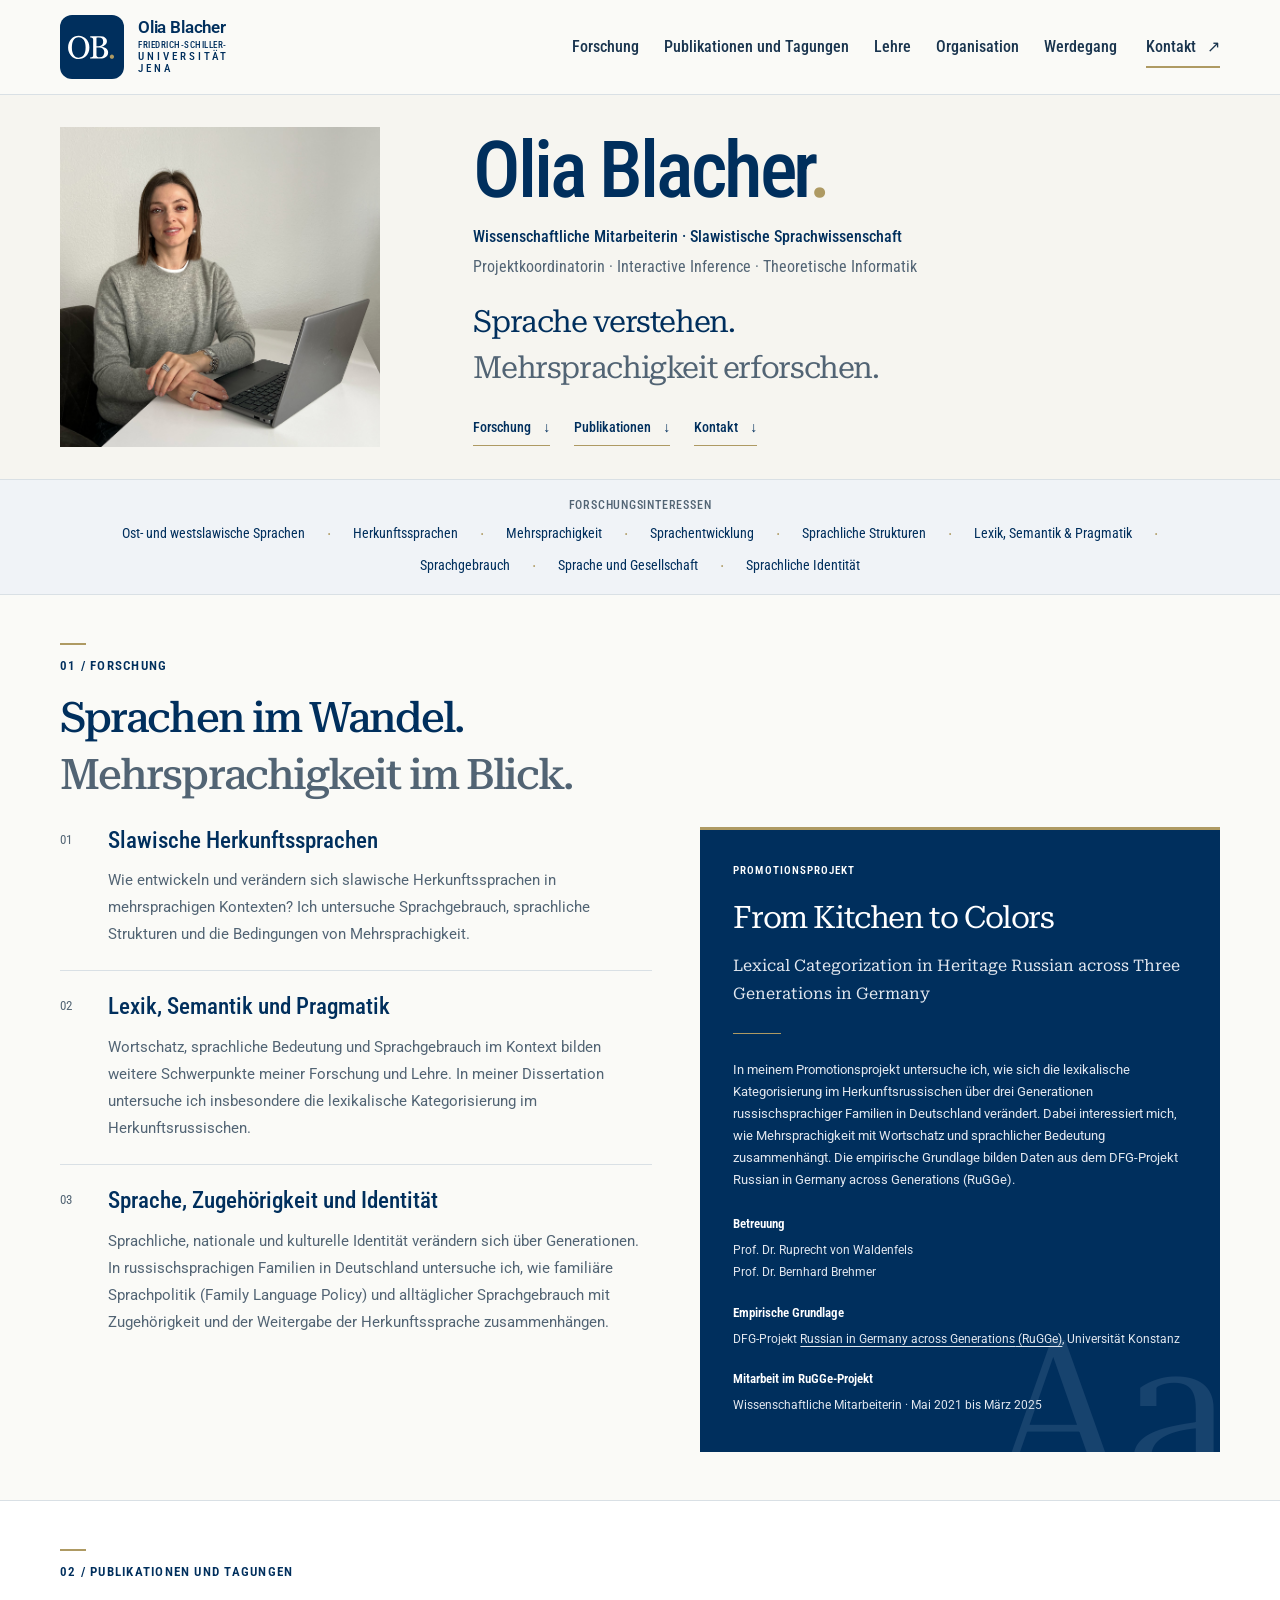
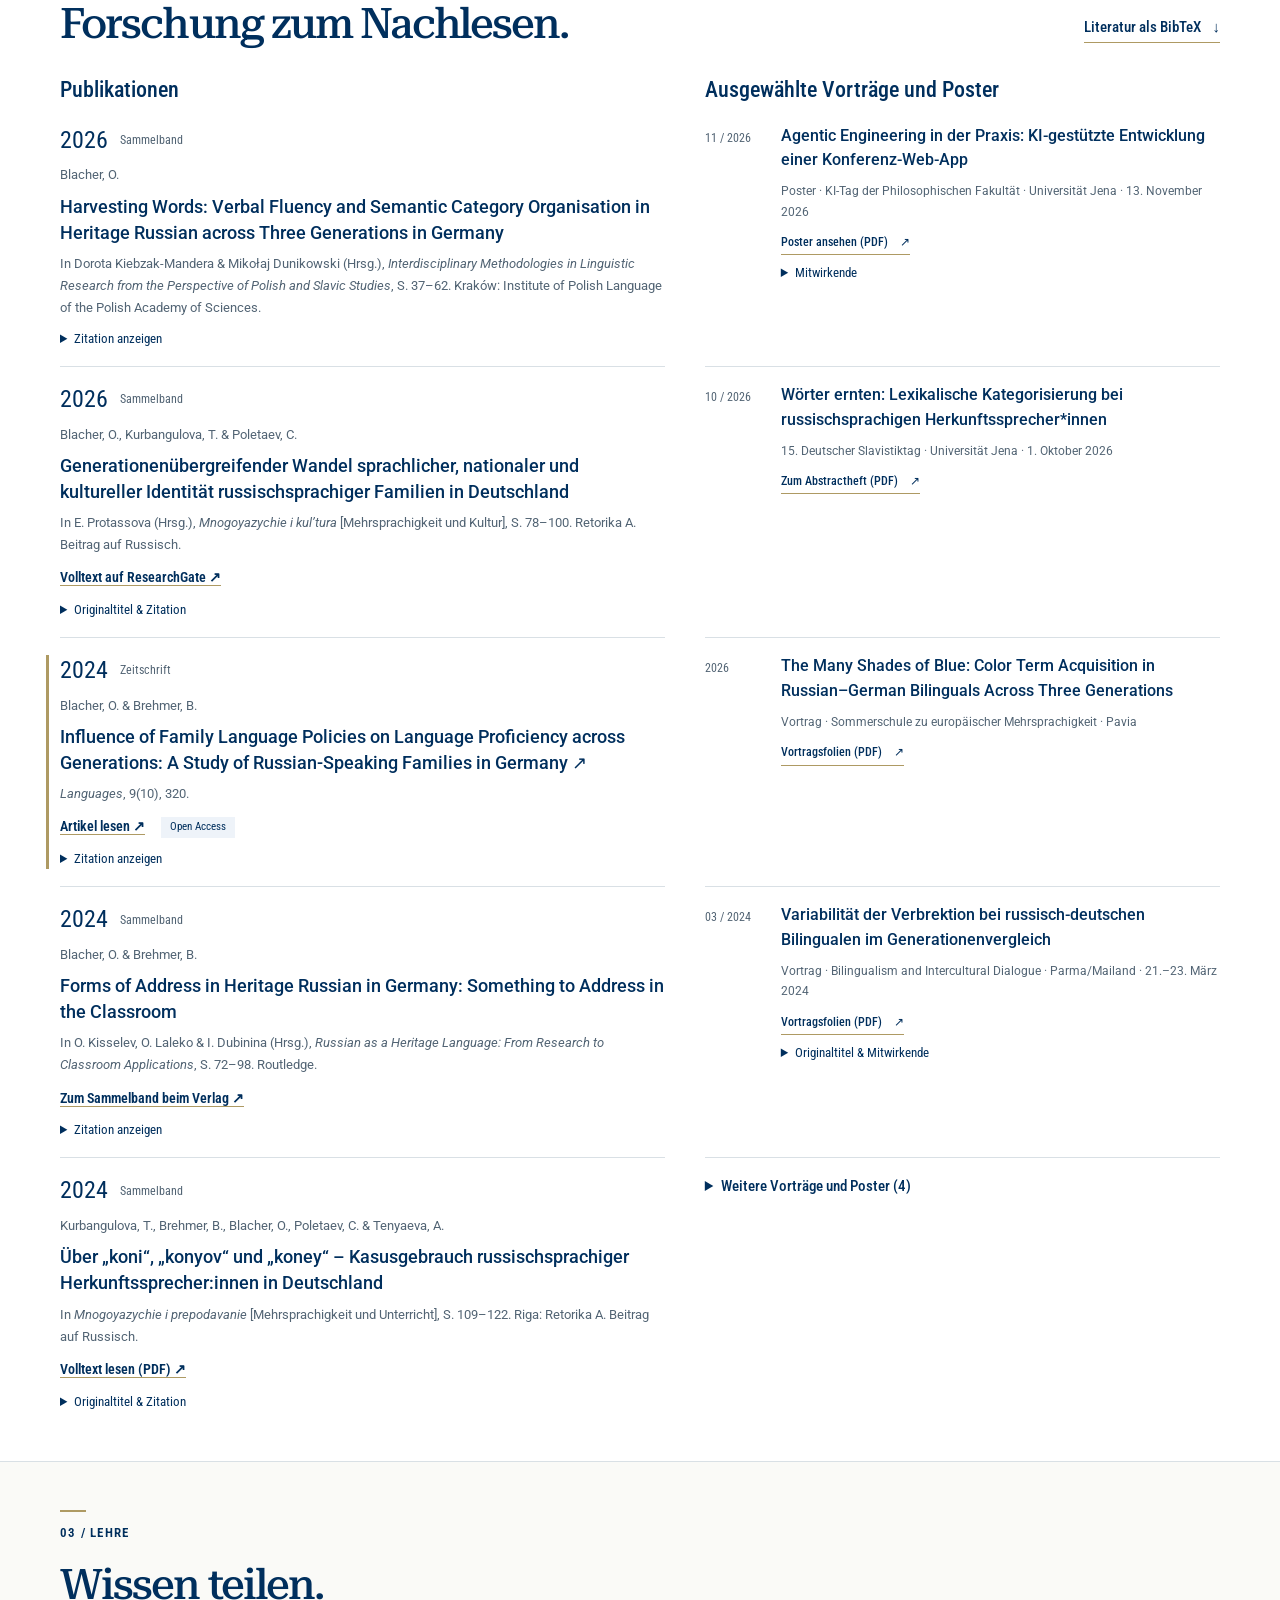
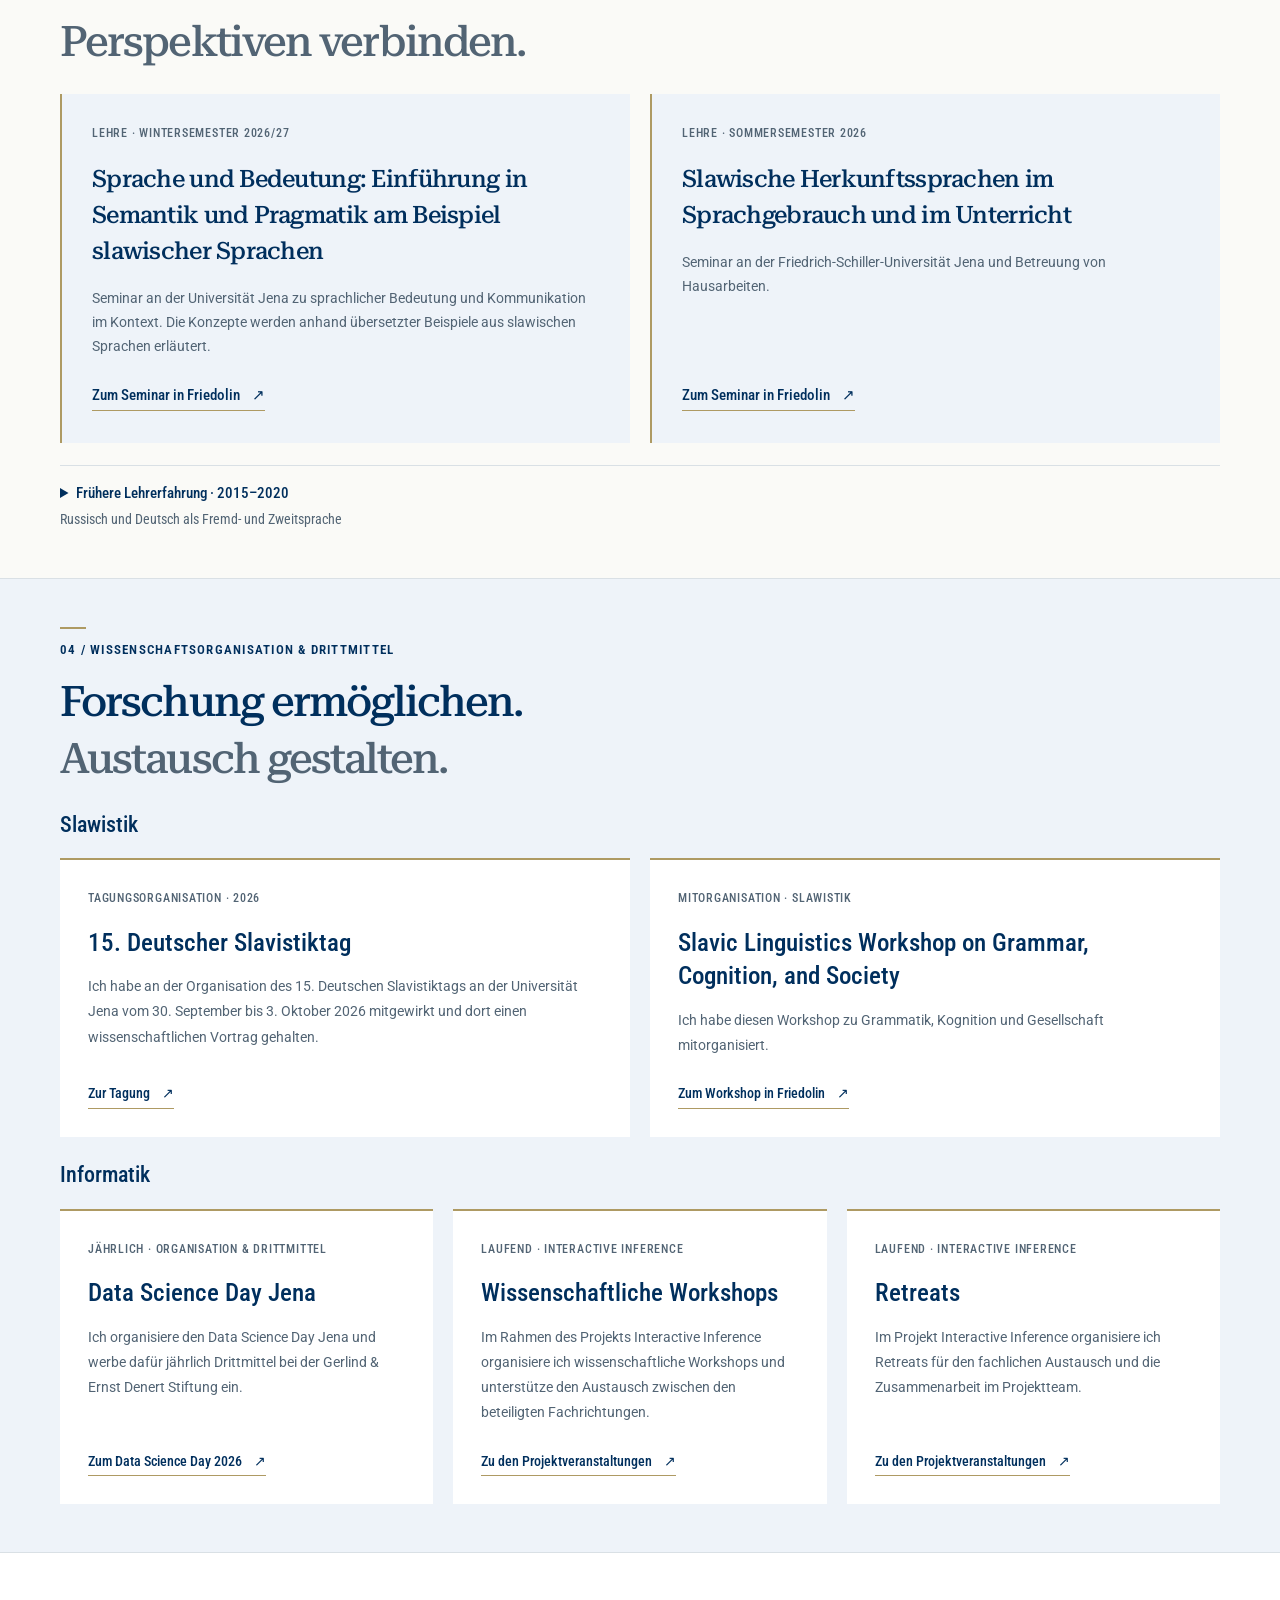
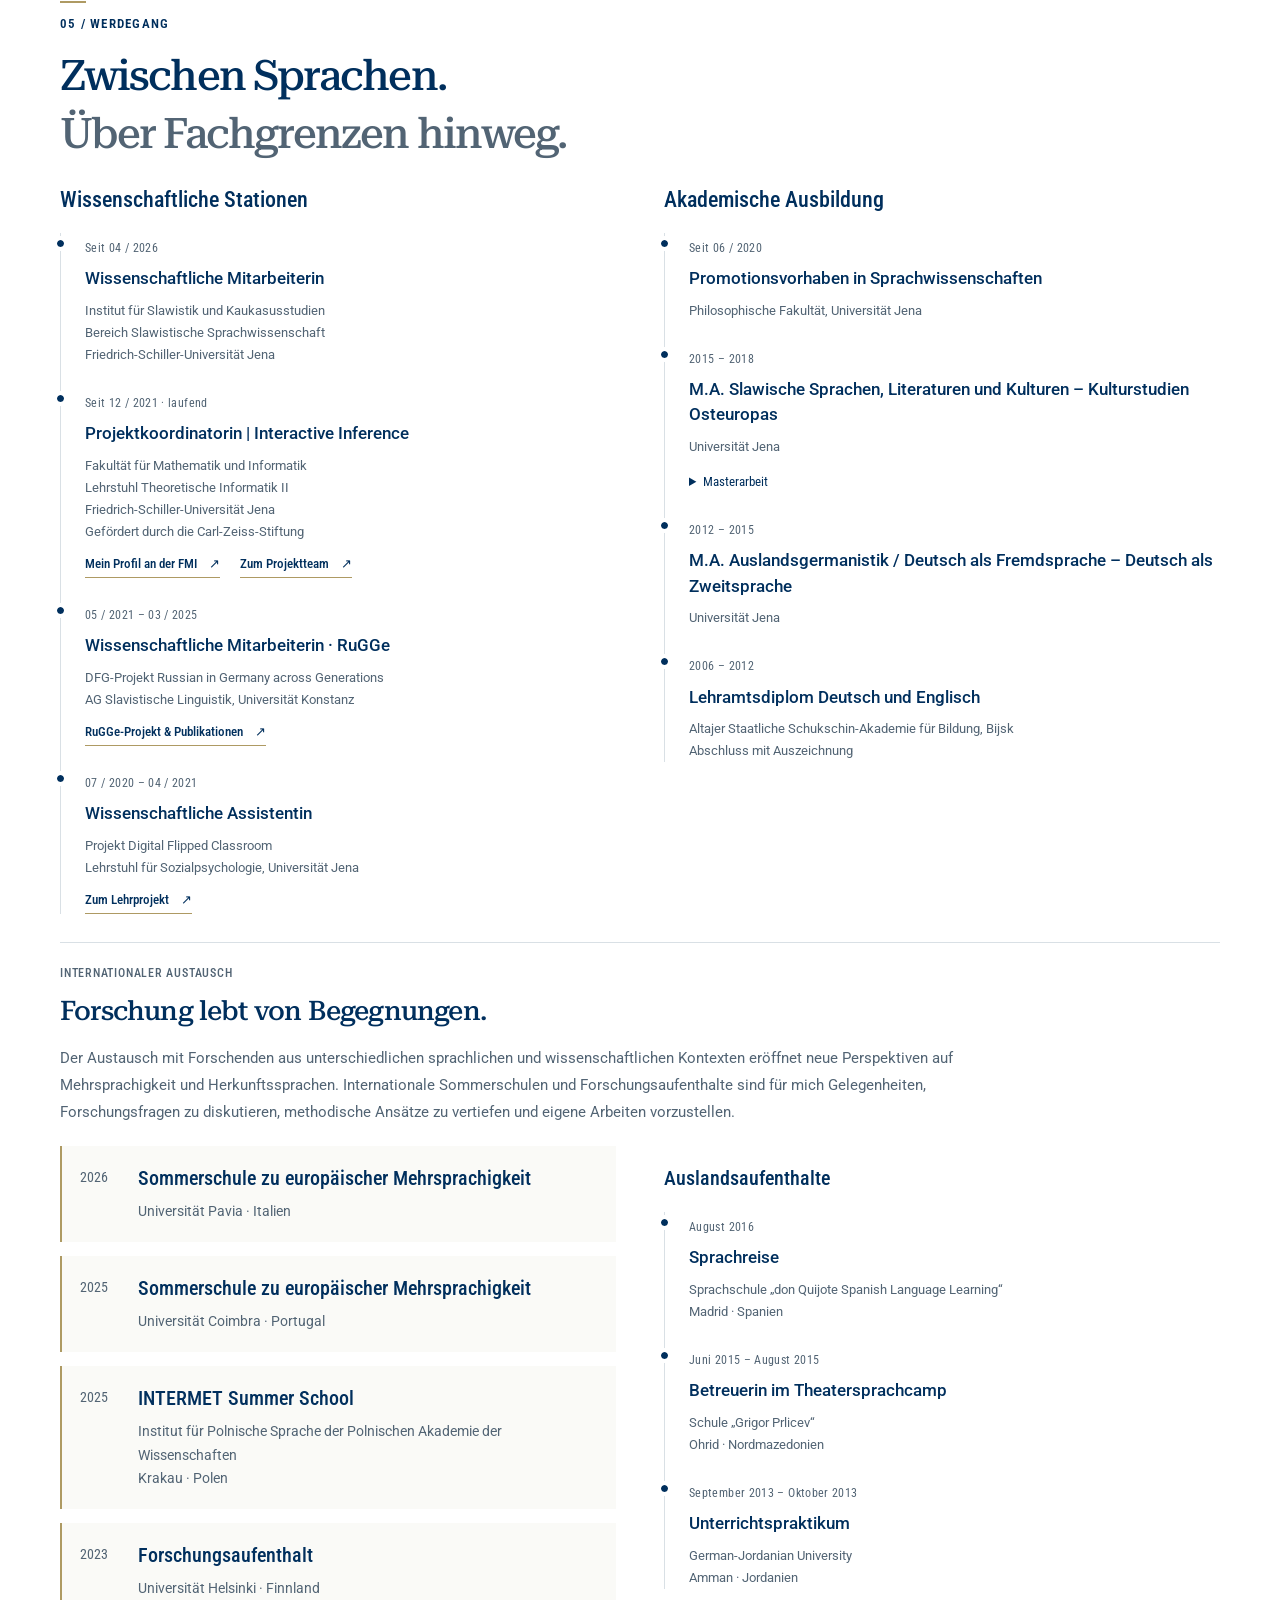
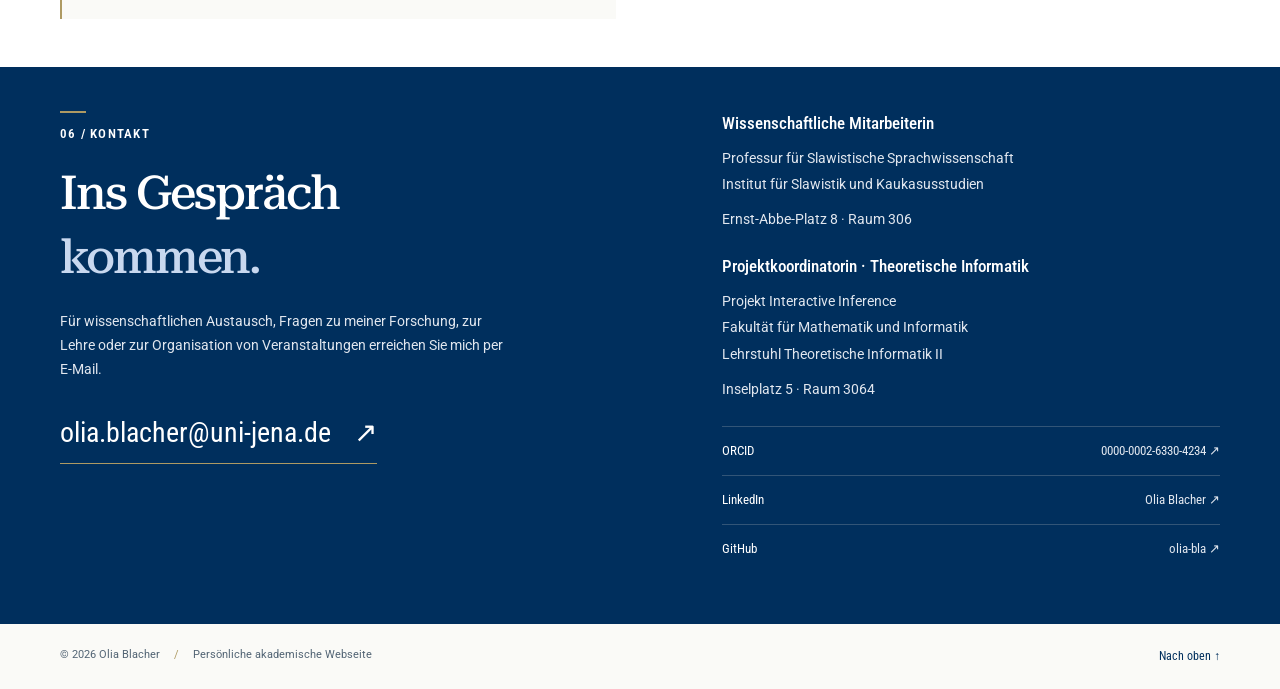
<file: index.html>
<!doctype html>
<html lang="de">
<head>
  <meta charset="utf-8">
  <meta name="viewport" content="width=device-width, initial-scale=1">
  <meta name="theme-color" content="#002f5d">
  <meta name="author" content="Olia Blacher">
  <meta name="application-name" content="Olia Blacher">
  <meta name="apple-mobile-web-app-title" content="Olia Blacher">
  <title>Olia Blacher | Slawistische Sprachwissenschaft</title>
  <meta name="description" content="Olia Blacher: wissenschaftliche Mitarbeiterin in der Slawistischen Sprachwissenschaft und Projektkoordinatorin für Interactive Inference am Lehrstuhl Theoretische Informatik II, Universität Jena.">
  <link rel="canonical" href="https://olia-bla.github.io/olia-blacher/">
  <meta property="og:type" content="website">
  <meta property="og:locale" content="de_DE">
  <meta property="og:url" content="https://olia-bla.github.io/olia-blacher/">
  <meta property="og:site_name" content="Olia Blacher">
  <meta property="og:title" content="Olia Blacher | Slawistische Sprachwissenschaft">
  <meta property="og:description" content="Forschung zu slawischen Herkunftssprachen und Mehrsprachigkeit. Wissenschaftliche Mitarbeiterin in der Slawistischen Sprachwissenschaft und Projektkoordinatorin für Interactive Inference an der Universität Jena.">
  <meta property="og:image" content="https://olia-bla.github.io/olia-blacher/assets/olia-blacher.jpg?v=a279de4ef560">
  <meta property="og:image:alt" content="Porträt von Olia Blacher">
  <meta property="og:image:width" content="2737">
  <meta property="og:image:height" content="2737">
  <link rel="icon" href="assets/favicon.svg?v=ob-2" type="image/svg+xml" sizes="any">
  <link rel="icon" href="assets/icon-ob-192.png?v=ob-2" type="image/png" sizes="192x192">
  <link rel="apple-touch-icon" href="assets/apple-touch-icon-ob.png?v=ob-2" sizes="180x180">
  <link rel="manifest" href="site.webmanifest?v=ob-2">
  <link rel="preconnect" href="https://fonts.googleapis.com">
  <link rel="preconnect" href="https://fonts.gstatic.com" crossorigin>
  <link href="https://fonts.googleapis.com/css2?family=Roboto:wght@400;500;600;700&amp;family=Roboto+Condensed:wght@400;500;600;700&amp;family=Roboto+Serif:opsz,wght@8..144,400;8..144,500&amp;display=swap" rel="stylesheet">
  <link rel="stylesheet" href="assets/style.css?v=fe4500c882df">
  <script type="application/ld+json">
  {
    "@context": "https://schema.org",
    "@type": "ProfilePage",
    "url": "https://olia-bla.github.io/olia-blacher/",
    "name": "Olia Blacher | Slawistische Sprachwissenschaft",
    "inLanguage": "de",
    "mainEntity": {
      "@type": "Person",
      "@id": "https://olia-bla.github.io/olia-blacher/#olia-blacher",
      "name": "Olia Blacher",
      "url": "https://olia-bla.github.io/olia-blacher/",
      "image": "https://olia-bla.github.io/olia-blacher/assets/olia-blacher.jpg?v=a279de4ef560",
      "jobTitle": ["Wissenschaftliche Mitarbeiterin in der Slawistischen Sprachwissenschaft", "Projektkoordinatorin für Interactive Inference am Lehrstuhl Theoretische Informatik II"],
      "description": "Forschung zu slawischen Herkunftssprachen und Mehrsprachigkeit sowie Projektkoordination bei Interactive Inference an der Universität Jena.",
      "worksFor": {
        "@type": "CollegeOrUniversity",
        "name": "Friedrich-Schiller-Universität Jena",
        "url": "https://www.uni-jena.de/"
      },
      "sameAs": [
        "https://orcid.org/0000-0002-6330-4234",
        "https://www.linkedin.com/in/olia-blacher-71b7a9239",
        "https://github.com/olia-bla"
      ]
    }
  }
  </script>
  <script src="assets/main.js?v=7ae062cb1254" defer></script>
</head>
<body>
  <a class="skip-link" href="#inhalt">Zum Inhalt springen</a>
  <header class="site-header">
    <div class="container header-inner">
      <a class="wordmark" href="#start" aria-label="Olia Blacher · Friedrich-Schiller-Universität Jena – Startseite">
        <span class="monogram" aria-hidden="true"><img src="assets/favicon.svg?v=ob-2" alt="" width="64" height="64"></span>
        <svg class="wordmark-text" xmlns="http://www.w3.org/2000/svg" viewBox="0 0 90 64" width="90" height="64" aria-hidden="true" focusable="false">
          <text class="wordmark-name" x="1" y="18" textLength="88" lengthAdjust="spacing">Olia Blacher</text>
          <text class="wordmark-caption wordmark-prefix" x="1" y="33" textLength="88" lengthAdjust="spacing">FRIEDRICH-SCHILLER-</text>
          <text class="wordmark-caption wordmark-university" x="1" y="45" textLength="88" lengthAdjust="spacing">UNIVERSITÄT</text>
          <text class="wordmark-caption wordmark-city" x="1" y="57">JENA</text>
        </svg>
      </a>
      <button class="menu-toggle" aria-expanded="false" aria-controls="navigation" hidden>
        <span>Menü</span><span class="menu-lines" aria-hidden="true"></span>
      </button>
      <nav id="navigation" aria-label="Hauptnavigation">
        <a href="#forschung">Forschung</a>
        <a href="#publikationen">Publikationen und Tagungen</a>
        <a href="#lehre">Lehre</a>
        <a href="#organisation">Organisation</a>
        <a href="#werdegang">Werdegang</a>
        <a class="nav-contact" href="#kontakt">Kontakt <span aria-hidden="true">↗</span></a>
      </nav>
    </div>
  </header>

  <main id="inhalt">
    <section class="hero-section" id="start" aria-labelledby="hero-heading">
      <div class="hero container">
        <figure class="profile-figure">
          <img class="profile-photo" src="assets/olia-blacher.jpg?v=a279de4ef560" alt="Porträt von Olia Blacher" width="2737" height="2737" decoding="async" fetchpriority="high">
        </figure>
        <div class="hero-copy">
          <h1 id="hero-heading">Olia Blacher<span class="name-dot" aria-hidden="true">.</span></h1>
          <p class="hero-role">Wissenschaftliche Mitarbeiterin · Slawistische Sprachwissenschaft</p>
          <p class="hero-coordination">Projektkoordinatorin · <span lang="en">Interactive Inference</span> · Theoretische Informatik</p>
          <p class="hero-title">Sprache verstehen.<br><span>Mehrsprachigkeit erforschen.</span></p>
          <div class="hero-links" role="group" aria-label="Direkteinstieg">
            <a class="text-link" href="#forschung">Forschung <span aria-hidden="true">↓</span></a>
            <a class="text-link" href="#publikationen">Publikationen <span aria-hidden="true">↓</span></a>
            <a class="text-link" href="#kontakt">Kontakt <span aria-hidden="true">↓</span></a>
          </div>
        </div>
      </div>
    </section>

    <section class="topic-band" aria-labelledby="research-interests-heading">
      <div class="container">
        <h2 class="topic-band-label" id="research-interests-heading">Forschungsinteressen</h2>
        <span class="topic-keyword">Ost- und westslawische Sprachen<span class="topic-separator" aria-hidden="true">·</span></span>
        <span class="topic-keyword">Herkunftssprachen<span class="topic-separator" aria-hidden="true">·</span></span>
        <span class="topic-keyword">Mehrsprachigkeit<span class="topic-separator" aria-hidden="true">·</span></span>
        <span class="topic-keyword">Sprachentwicklung<span class="topic-separator" aria-hidden="true">·</span></span>
        <span class="topic-keyword">Sprachliche Strukturen<span class="topic-separator" aria-hidden="true">·</span></span>
        <span class="topic-keyword">Lexik, Semantik &amp; Pragmatik<span class="topic-separator" aria-hidden="true">·</span></span>
        <span class="topic-keyword">Sprachgebrauch<span class="topic-separator" aria-hidden="true">·</span></span>
        <span class="topic-keyword">Sprache und Gesellschaft<span class="topic-separator" aria-hidden="true">·</span></span>
        <span class="topic-keyword">Sprachliche Identität</span>
      </div>
    </section>

    <section class="section container" id="forschung" aria-labelledby="research-heading">
      <div class="section-heading"><p class="eyebrow">01 / Forschung</p><h2 id="research-heading">Sprachen im Wandel.<br><em>Mehrsprachigkeit im Blick.</em></h2></div>
      <div class="research-grid">
        <div class="research-topics">
          <article class="research-topic"><span class="topic-number" aria-hidden="true">01</span><div><h3>Slawische Herkunftssprachen</h3><p>Wie entwickeln und verändern sich slawische Herkunftssprachen in mehrsprachigen Kontexten? Ich untersuche Sprachgebrauch, sprachliche Strukturen und die Bedingungen von Mehrsprachigkeit.</p></div></article>
          <article class="research-topic"><span class="topic-number" aria-hidden="true">02</span><div><h3>Lexik, Semantik und Pragmatik</h3><p>Wortschatz, sprachliche Bedeutung und Sprachgebrauch im Kontext bilden weitere Schwerpunkte meiner Forschung und Lehre. In meiner Dissertation untersuche ich insbesondere die lexikalische Kategorisierung im Herkunftsrussischen.</p></div></article>
          <article class="research-topic"><span class="topic-number" aria-hidden="true">03</span><div><h3>Sprache, Zugehörigkeit und Identität</h3><p>Sprachliche, nationale und kulturelle Identität verändern sich über Generationen. In russischsprachigen Familien in Deutschland untersuche ich, wie familiäre Sprachpolitik (<span lang="en">Family Language Policy</span>) und alltäglicher Sprachgebrauch mit Zugehörigkeit und der Weitergabe der Herkunftssprache zusammenhängen.</p></div></article>
        </div>
        <aside class="dissertation" aria-labelledby="dissertation-heading">
          <p class="eyebrow">Promotionsprojekt</p>
          <h3 id="dissertation-heading" lang="en">From Kitchen to Colors</h3>
          <p class="dissertation-subtitle" lang="en">Lexical Categorization in Heritage Russian across Three Generations in Germany</p>
          <div class="dissertation-rule" aria-hidden="true"></div>
          <p>In meinem Promotionsprojekt untersuche ich, wie sich die lexikalische Kategorisierung im Herkunftsrussischen über drei Generationen russischsprachiger Familien in Deutschland verändert. Dabei interessiert mich, wie Mehrsprachigkeit mit Wortschatz und sprachlicher Bedeutung zusammenhängt. Die empirische Grundlage bilden Daten aus dem DFG-Projekt <span lang="en">Russian in Germany across Generations</span> (RuGGe).</p>
          <dl><dt>Betreuung</dt><dd>Prof. Dr. Ruprecht von Waldenfels<br>Prof. Dr. Bernhard Brehmer</dd><dt>Empirische Grundlage</dt><dd>DFG-Projekt <a href="https://rugge.uni-konstanz.de/"><span lang="en">Russian in Germany across Generations</span> (RuGGe)</a>, Universität Konstanz</dd><dt>Mitarbeit im RuGGe-Projekt</dt><dd>Wissenschaftliche Mitarbeiterin · Mai 2021 bis März 2025</dd></dl>
          <span class="dissertation-mark" aria-hidden="true">Aa</span>
        </aside>
      </div>
    </section>

    <section class="publication-section" id="publikationen" aria-labelledby="publications-heading">
      <div class="container section">
        <div class="section-heading heading-with-link"><div><p class="eyebrow">02 / Publikationen und Tagungen</p><h2 id="publications-heading">Forschung zum Nachlesen.</h2></div><div class="publication-resources"><a class="text-link" href="assets/publikationen.bib?v=d5df118474c3" download>Literatur als BibTeX <span aria-hidden="true">↓</span></a></div></div>
        <div class="publications-conferences-grid">
          <section class="publication-column" aria-labelledby="publication-list-heading">
            <h3 class="list-heading" id="publication-list-heading">Publikationen</h3>
            <div class="publication-list">
              <article class="publication"><div class="publication-year">2026<span>Sammelband</span></div><div class="publication-body"><p class="publication-authors">Blacher, O.</p><h4 lang="en">Harvesting Words: Verbal Fluency and Semantic Category Organisation in Heritage Russian across Three Generations in Germany</h4><p class="publication-venue">In Dorota Kiebzak-Mandera &amp; Mikołaj Dunikowski (Hrsg.), <cite lang="en">Interdisciplinary Methodologies in Linguistic Research from the Perspective of Polish and Slavic Studies</cite>, S. 37–62. Kraków: Institute of Polish Language of the Polish Academy of Sciences.</p><details><summary>Zitation anzeigen</summary><p lang="en">Blacher, O. (2026). Harvesting Words: Verbal Fluency and Semantic Category Organisation in Heritage Russian across Three Generations in Germany. In Dorota Kiebzak-Mandera &amp; Mikołaj Dunikowski (eds.), <cite>Interdisciplinary Methodologies in Linguistic Research from the Perspective of Polish and Slavic Studies</cite> (pp. 37–62). Kraków: Institute of Polish Language of the Polish Academy of Sciences.</p></details></div></article>
              <article class="publication"><div class="publication-year">2026<span>Sammelband</span></div><div class="publication-body"><p class="publication-authors">Blacher, O., Kurbangulova, T. &amp; Poletaev, C.</p><h4 lang="de">Generationenübergreifender Wandel sprachlicher, nationaler und kultureller Identität russischsprachiger Familien in Deutschland</h4><p class="publication-venue">In E. Protassova (Hrsg.), <cite lang="ru-Latn">Mnogoyazychie i kul’tura</cite> [Mehrsprachigkeit und Kultur], S. 78–100. Retorika A. Beitrag auf Russisch.</p><div class="publication-actions"><a class="doi-link" href="https://www.researchgate.net/publication/[base64]">Volltext auf ResearchGate <span aria-hidden="true">↗</span></a></div><details><summary>Originaltitel &amp; Zitation</summary><p>Blacher, O., Kurbangulova, T., &amp; Poletaev, C. (2026). <span lang="ru-Latn">Mezhpokolencheskaya transformatsiya yazykovoy, natsional’noy i kul’turnoy identichnosti russkoyazychnykh semey v Germanii.</span> In E. Protassova (Hrsg.), <cite lang="ru-Latn">Mnogoyazychie i kul’tura</cite> (S. 78–100). Retorika A.</p></details></div></article>
              <article class="publication publication-featured"><div class="publication-year">2024<span>Zeitschrift</span></div><div class="publication-body"><p class="publication-authors">Blacher, O. &amp; Brehmer, B.</p><h4 lang="en"><a href="https://doi.org/10.3390/languages9100320">Influence of Family Language Policies on Language Proficiency across Generations: A Study of Russian-Speaking Families in Germany <span class="external-arrow" aria-hidden="true">↗</span></a></h4><p class="publication-venue"><cite>Languages</cite>, 9(10), 320.</p><div class="publication-actions"><a class="doi-link" href="https://doi.org/10.3390/languages9100320">Artikel lesen <span aria-hidden="true">↗</span></a><span class="publication-tag">Open Access</span></div><details><summary>Zitation anzeigen</summary><p>Blacher, O., &amp; Brehmer, B. (2024). Influence of Family Language Policies on Language Proficiency across Generations: A Study of Russian-Speaking Families in Germany. <cite>Languages, 9</cite>(10), 320. https://doi.org/10.3390/languages9100320</p></details></div></article>
              <article class="publication"><div class="publication-year">2024<span>Sammelband</span></div><div class="publication-body"><p class="publication-authors">Blacher, O. &amp; Brehmer, B.</p><h4 lang="en">Forms of Address in Heritage Russian in Germany: Something to Address in the Classroom</h4><p class="publication-venue">In O. Kisselev, O. Laleko &amp; I. Dubinina (Hrsg.), <cite lang="en">Russian as a Heritage Language: From Research to Classroom Applications</cite>, S. 72–98. Routledge.</p><div class="publication-actions"><a class="doi-link" href="https://doi.org/10.4324/9781003380276">Zum Sammelband beim Verlag <span aria-hidden="true">↗</span></a></div><details><summary>Zitation anzeigen</summary><p>Blacher, O., &amp; Brehmer, B. (2024). Forms of Address in Heritage Russian in Germany: Something to Address in the Classroom. In O. Kisselev, O. Laleko &amp; I. Dubinina (Hrsg.), <cite>Russian as a Heritage Language: From Research to Classroom Applications</cite> (S. 72–98). Routledge.</p></details></div></article>
              <article class="publication"><div class="publication-year">2024<span>Sammelband</span></div><div class="publication-body"><p class="publication-authors">Kurbangulova, T., Brehmer, B., Blacher, O., Poletaev, C. &amp; Tenyaeva, A.</p><h4>Über „koni“, „konyov“ und „koney“ – Kasusgebrauch russischsprachiger Herkunftssprecher:innen in Deutschland</h4><p class="publication-venue">In <cite>Mnogoyazychie i prepodavanie</cite> [Mehrsprachigkeit und Unterricht], S. 109–122. Riga: Retorika A. Beitrag auf Russisch.</p><div class="publication-actions"><a class="doi-link" href="https://tuhat.helsinki.fi/ws/portalfiles/portal/525200618/_.pdf#page=111">Volltext lesen (PDF) <span aria-hidden="true">↗</span></a></div><details><summary>Originaltitel &amp; Zitation</summary><p>Kurbangulova, T., Brehmer, B., Blacher, O., Poletaev, C., &amp; Tenyaeva, A. (2024). <span lang="ru-Latn">O koni, konyov i koney – ispol’zovanie padezhey russkoyazychnymi eritazhnikami v Germanii.</span> In P. Gelfreikh, M. Niznik, E. Protassova &amp; A. Fedorincik (Hrsg.), <cite>Mnogoyazychie i prepodavanie</cite> (S. 109–122). Riga: Retorika A.</p></details></div></article>
            </div>
          </section>
          <section class="conference-contributions" id="tagungen" aria-labelledby="conferences-heading"><h3 class="list-heading" id="conferences-heading">Ausgewählte Vorträge und Poster</h3><ol class="talk-list">
            <li><time datetime="2026-11-13">11 / 2026</time><div><h4><span lang="en">Agentic Engineering</span> in der Praxis: KI-gestützte Entwicklung einer Konferenz-Web-App</h4><p>Poster · KI-Tag der Philosophischen Fakultät · Universität Jena · 13. November 2026</p><a class="text-link" href="assets/poster-agentic-engineering-2026.pdf">Poster ansehen (PDF) <span aria-hidden="true">↗</span></a><details><summary>Mitwirkende</summary><p>Olia Blacher &amp; Ruprecht von Waldenfels</p></details></div></li>
            <li><time datetime="2026-10-01">10 / 2026</time><div><h4>Wörter ernten: Lexikalische Kategorisierung bei russischsprachigen Herkunftssprecher*innen</h4><p>15. Deutscher Slavistiktag · Universität Jena · 1. Oktober 2026</p><a class="text-link" href="https://www.gw.uni-jena.de/phifakmedia/199683/book-of-abstracts-2026.pdf">Zum Abstractheft (PDF) <span aria-hidden="true">↗</span></a></div></li>
            <li id="vortrag-pavia-2026"><time datetime="2026">2026</time><div><h4 lang="en">The Many Shades of Blue: Color Term Acquisition in Russian–German Bilinguals Across Three Generations</h4><p>Vortrag · Sommerschule zu europäischer Mehrsprachigkeit · Pavia</p><a class="text-link" href="assets/slides-blue-shades-pavia-2026.pdf">Vortragsfolien (PDF) <span aria-hidden="true">↗</span></a></div></li>
            <li><time datetime="2024-03">03 / 2024</time><div><h4>Variabilität der Verbrektion bei russisch-deutschen Bilingualen im Generationenvergleich</h4><p>Vortrag · Bilingualism and Intercultural Dialogue · Parma/Mailand · 21.–23. März 2024</p><a class="text-link" href="assets/slides-case-government-2024.pdf">Vortragsfolien (PDF) <span aria-hidden="true">↗</span></a><details><summary>Originaltitel &amp; Mitwirkende</summary><p lang="ru">Вариативность в глагольном управлении среди русско-немецких билингвов в межпоколенческом сравнении</p><p>Olia Blacher, Bernhard Brehmer, Tatjana Kurbangulova, Chingiz Poletaev &amp; Anastasiia Teniaeva</p></details></div></li>
          </ol>
          <details class="talk-archive">
            <summary>Weitere Vorträge und Poster (4)</summary>
            <ol class="talk-list" start="5">
            <li><time datetime="2023-09">09 / 2023</time><div><h4 lang="en">Variability in Case Government among Russian Heritage Speakers in Germany: Assessing the Impact of Language Contact Across Three Generations</h4><p>Poster · RUEG Conference „Linguistic Variability in Heritage Language Research“ · Humboldt-Universität zu Berlin</p><a class="text-link" href="assets/poster-rueg-2023.pdf">Poster ansehen (PDF) <span aria-hidden="true">↗</span></a><details><summary>Mitwirkende</summary><p>Olia Blacher, Bernhard Brehmer, Tatjana Kurbangulova, Chingiz Poletaev &amp; Anastasiia Teniaeva</p></details></div></li>
            <li><time datetime="2023-06">06 / 2023</time><div><h4 lang="en">(In)consistencies in Target Gender Marking in Heritage Polish and Russian in Germany</h4><p>Vortrag · 14th International Symposium on Bilingualism · Sydney · 26.–30. Juni 2023</p><a class="text-link" href="assets/slides-gender-isb14-2023.pdf">Vortragsfolien (PDF) <span aria-hidden="true">↗</span></a><details><summary>Mitwirkende</summary><p>Bernhard Brehmer, Olia Blacher &amp; Tatjana Kurbangulova</p></details></div></li>
            <li><time datetime="2022-09">09 / 2022</time><div><h4>Differenzielle Objektmarkierung im Russischen in Deutschland</h4><p>Vortrag · GAL-Jahrestagung 2022 · Würzburg · 28.–30. September 2022</p><a class="text-link" href="assets/slides-dom-2022.pdf">Vortragsfolien (PDF) <span aria-hidden="true">↗</span></a><details><summary>Mitwirkende</summary><p>Olia Blacher, Tatjana Kurbangulova &amp; Bernhard Brehmer</p></details></div></li>
            <li><time datetime="2022-08">08 / 2022</time><div><h4 lang="en">The Many Shades of Blue in Russian-German Bilinguals: Conceptual Distinctions in the Acquisition and Processing of Color Words in Early and Late Bilinguals</h4><p>Poster · 4th ISBPAC · Tromsø</p><a class="text-link" href="assets/poster-blue-isbpac-2022.pdf">Poster ansehen (PDF) <span aria-hidden="true">↗</span></a><details><summary>Mitwirkende</summary><p>Olia Blacher &amp; Bernhard Brehmer</p></details></div></li>
            </ol>
          </details></section>
        </div>
      </div>
    </section>

    <section class="section container" id="lehre" aria-labelledby="teaching-heading">
      <div class="section-heading"><p class="eyebrow">03 / Lehre</p><h2 id="teaching-heading">Wissen teilen.<br><em>Perspektiven verbinden.</em></h2></div>
      <div class="teaching-grid">
        <article class="teaching-card"><span class="small-label">Lehre · Wintersemester 2026/27</span><h3>Sprache und Bedeutung: Einführung in Semantik und Pragmatik am Beispiel slawischer Sprachen</h3><p>Seminar an der Universität Jena zu sprachlicher Bedeutung und Kommunikation im Kontext. Die Konzepte werden anhand übersetzter Beispiele aus slawischen Sprachen erläutert.</p><a class="text-link" href="https://friedolin.uni-jena.de/qisserver/rds?state=verpublish&amp;status=init&amp;vmfile=no&amp;publishid=258380&amp;moduleCall=webInfo&amp;publishConfFile=webInfo&amp;publishSubDir=veranstaltung">Zum Seminar in Friedolin <span aria-hidden="true">↗</span></a></article>
        <article class="teaching-card"><span class="small-label">Lehre · Sommersemester 2026</span><h3>Slawische Herkunftssprachen im Sprachgebrauch und im Unterricht</h3><p>Seminar an der Friedrich-Schiller-Universität Jena und Betreuung von Hausarbeiten.</p><a class="text-link" href="https://friedolin.uni-jena.de/qisserver/rds?state=verpublish&amp;status=init&amp;vmfile=no&amp;publishid=251770&amp;moduleCall=webInfo&amp;publishConfFile=webInfo&amp;publishSubDir=veranstaltung">Zum Seminar in Friedolin <span aria-hidden="true">↗</span></a></article>
      </div>
      <details class="teaching-archive">
        <summary>Frühere Lehrerfahrung · 2015–2020<span class="teaching-archive-description">Russisch und Deutsch als Fremd- und Zweitsprache</span></summary>
        <div class="teaching-grid">
        <article class="teaching-card teaching-history-card" aria-labelledby="teaching-history-heading">
          <span class="small-label">Lehrerfahrung · 2016–2020</span>
          <h3 id="teaching-history-heading">Lehrbeauftragte für Russisch</h3>
          <div class="teaching-history-groups">
            <section class="teaching-history-group" aria-labelledby="teaching-language-center-heading">
              <h4 id="teaching-language-center-heading">Sprachenzentrum · Universität Jena · SoSe 2020</h4>
              <ul class="teaching-course-topics">
                <li><strong>Russisch B1/B2 – Grammatik</strong> für Muttersprachler*innen und Fortgeschrittene</li>
                <li><strong>Russisch B2/C1 – Lektüre und Übersetzung</strong> von Fachtexten zu Wirtschaft, Politik und Geschichte</li>
              </ul>
            </section>
            <section class="teaching-history-group" aria-labelledby="teaching-slavistics-history-heading">
              <h4 id="teaching-slavistics-history-heading">Institut für Slawistik und Kaukasusstudien · SoSe 2016</h4>
              <ul class="teaching-course-topics">
                <li><strong>Russische Sprachvermittlung: Grundkurs II b (2)</strong> für Muttersprachler*innen · Hörverstehen, monologisches und dialogisches Sprechen</li>
                <li><strong>Russisch – Sprachkurs 2: Schreiben</strong></li>
                <li><strong>Sprachpraxis Russisch – authentische Texte (2)</strong> · Übersetzung ins Deutsche</li>
              </ul>
            </section>
          </div>
        </article>
        <article class="teaching-card teaching-history-card" aria-labelledby="teaching-german-history-heading">
          <span class="small-label">Lehrerfahrung · 2015–2019/20</span>
          <h3 id="teaching-german-history-heading">Russisch und Deutsch als Zweitsprache</h3>
          <div class="teaching-history-groups">
            <section class="teaching-history-group" aria-labelledby="teaching-russian-early-heading">
              <h4 id="teaching-russian-early-heading">Lehrbeauftragte für Russisch</h4>
              <p class="teaching-providers">Sprachenzentrum · Universität Jena · SoSe 2015–WiSe 2019/20</p>
              <ul class="teaching-course-topics">
                <li><strong>Russisch A1.2 – Anfänger</strong></li>
              </ul>
            </section>
            <section class="teaching-history-group" aria-labelledby="teaching-german-role-heading">
              <h4 id="teaching-german-role-heading">Lehrkraft für Deutsch als Zweitsprache</h4>
              <p class="teaching-providers">2015–2018 · Thüringer Volkshochschulverband · BWTW Thüringen · AWO e. V. · IIK Erfurt</p>
              <ul class="teaching-course-topics">
                <li><strong>Deutsch für den Beruf (B1/B2)</strong></li>
                <li><strong>Integrationskurse</strong></li>
                <li><strong>Deutsch für Pflegekräfte (B1/B2)</strong></li>
              </ul>
            </section>
          </div>
        </article>
      </div>
      </details>
    </section>

    <section class="organization-section" id="organisation" aria-labelledby="organization-heading"><div class="section container">
      <div class="section-heading"><p class="eyebrow">04 / Wissenschaftsorganisation &amp; Drittmittel</p><h2 id="organization-heading">Forschung ermöglichen.<br><em>Austausch gestalten.</em></h2></div>
      <section class="organization-group" aria-labelledby="organization-slavistics-heading">
        <h3 class="list-heading" id="organization-slavistics-heading">Slawistik</h3>
        <div class="organization-grid">
          <article class="organization-card"><span class="small-label">Tagungsorganisation · 2026</span><h4>15. Deutscher Slavistiktag</h4><p>Ich habe an der Organisation des 15. Deutschen Slavistiktags an der Universität Jena vom 30. September bis 3. Oktober 2026 mitgewirkt und dort einen wissenschaftlichen Vortrag gehalten.</p><a class="text-link" href="https://www.gw.uni-jena.de/52745/15-slavistiktag-2026">Zur Tagung <span aria-hidden="true">↗</span></a></article>
          <article class="organization-card"><span class="small-label">Mitorganisation · Slawistik</span><h4 lang="en">Slavic Linguistics Workshop on Grammar, Cognition, and Society</h4><p>Ich habe diesen Workshop zu Grammatik, Kognition und Gesellschaft mitorganisiert.</p><a class="text-link" href="https://friedolin.uni-jena.de/qisserver/rds?state=verpublish&amp;status=init&amp;vmfile=no&amp;publishid=261346&amp;moduleCall=webInfo&amp;publishConfFile=webInfo&amp;publishSubDir=veranstaltung">Zum Workshop in Friedolin <span aria-hidden="true">↗</span></a></article>
        </div>
      </section>
      <section class="organization-group" aria-labelledby="organization-informatics-heading">
        <h3 class="list-heading" id="organization-informatics-heading">Informatik</h3>
        <div class="organization-grid">
          <article class="organization-card"><span class="small-label">Jährlich · Organisation &amp; Drittmittel</span><h4>Data Science Day Jena</h4><p>Ich organisiere den Data Science Day Jena und werbe dafür jährlich Drittmittel bei der Gerlind &amp; Ernst Denert Stiftung ein.</p><a class="text-link" href="https://inference.uni-jena.de/events/dsd2026/">Zum Data Science Day 2026 <span aria-hidden="true">↗</span></a></article>
          <article class="organization-card"><span class="small-label">Laufend · Interactive Inference</span><h4>Wissenschaftliche Workshops</h4><p>Im Rahmen des Projekts <span lang="en">Interactive Inference</span> organisiere ich wissenschaftliche Workshops und unterstütze den Austausch zwischen den beteiligten Fachrichtungen.</p><a class="text-link" href="https://inference.uni-jena.de/events/">Zu den Projektveranstaltungen <span aria-hidden="true">↗</span></a></article>
          <article class="organization-card"><span class="small-label">Laufend · Interactive Inference</span><h4>Retreats</h4><p>Im Projekt <span lang="en">Interactive Inference</span> organisiere ich Retreats für den fachlichen Austausch und die Zusammenarbeit im Projektteam.</p><a class="text-link" href="https://inference.uni-jena.de/events/">Zu den Projektveranstaltungen <span aria-hidden="true">↗</span></a></article>
        </div>
      </section>
    </div></section>

    <section class="career-section" id="werdegang" aria-labelledby="career-heading"><div class="section container">
      <div class="section-heading"><p class="eyebrow">05 / Werdegang</p><h2 id="career-heading">Zwischen Sprachen.<br><em>Über Fachgrenzen hinweg.</em></h2></div>
      <div class="career-grid">
        <div><h3 class="list-heading">Wissenschaftliche Stationen</h3><ol class="timeline">
          <li><span class="timeline-date">Seit 04 / 2026</span><h4>Wissenschaftliche Mitarbeiterin</h4><p>Institut für Slawistik und Kaukasusstudien<br>Bereich Slawistische Sprachwissenschaft<br>Friedrich-Schiller-Universität Jena</p></li>
          <li><span class="timeline-date">Seit 12 / 2021 · laufend</span><h4>Projektkoordinatorin | <span lang="en">Interactive Inference</span></h4><p>Fakultät für Mathematik und Informatik<br>Lehrstuhl Theoretische Informatik II<br>Friedrich-Schiller-Universität Jena<br>Gefördert durch die Carl-Zeiss-Stiftung</p><div class="career-links"><a class="text-link" href="https://www.fmi.uni-jena.de/en/18326/olia-blacher">Mein Profil an der FMI <span aria-hidden="true">↗</span></a><a class="text-link" href="https://inference.uni-jena.de/people/">Zum Projektteam <span aria-hidden="true">↗</span></a></div></li>
          <li><span class="timeline-date">05 / 2021 – 03 / 2025</span><h4>Wissenschaftliche Mitarbeiterin · RuGGe</h4><p>DFG-Projekt <span lang="en">Russian in Germany across Generations</span><br>AG Slavistische Linguistik, Universität Konstanz</p><a class="text-link" href="https://rugge.uni-konstanz.de/?publications">RuGGe-Projekt &amp; Publikationen <span aria-hidden="true">↗</span></a></li>
          <li><span class="timeline-date">07 / 2020 – 04 / 2021</span><h4>Wissenschaftliche Assistentin</h4><p>Projekt Digital Flipped Classroom<br>Lehrstuhl für Sozialpsychologie, Universität Jena</p><a class="text-link" href="https://www.fsv.uni-jena.de/89452/lehrprojekt-digital-flipped-classroom">Zum Lehrprojekt <span aria-hidden="true">↗</span></a></li>
        </ol></div>
        <div><h3 class="list-heading">Akademische Ausbildung</h3><ol class="timeline">
          <li><span class="timeline-date">Seit 06 / 2020</span><h4>Promotionsvorhaben in Sprachwissenschaften</h4><p>Philosophische Fakultät, Universität Jena</p></li>
          <li><span class="timeline-date">2015 – 2018</span><h4>M.A. Slawische Sprachen, Literaturen und Kulturen – Kulturstudien Osteuropas</h4><p>Universität Jena</p><details><summary>Masterarbeit</summary><p>Anredeformen bei russischsprachigen Migranten in Deutschland.</p></details></li>
          <li><span class="timeline-date">2012 – 2015</span><h4>M.A. Auslandsgermanistik / Deutsch als Fremdsprache – Deutsch als Zweitsprache</h4><p>Universität Jena</p></li>
          <li><span class="timeline-date">2006 – 2012</span><h4>Lehramtsdiplom Deutsch und Englisch</h4><p>Altajer Staatliche Schukschin-Akademie für Bildung, Bijsk<br>Abschluss mit Auszeichnung</p></li>
        </ol></div>
      </div>
      <div class="international-experience-grid">
      <div class="international-introduction">
        <p class="small-label">Internationaler Austausch</p>
        <h3 id="international-heading">Forschung lebt von Begegnungen.</h3>
        <p class="international-intro">Der Austausch mit Forschenden aus unterschiedlichen sprachlichen und wissenschaftlichen Kontexten eröffnet neue Perspektiven auf Mehrsprachigkeit und Herkunftssprachen. Internationale Sommerschulen und Forschungsaufenthalte sind für mich Gelegenheiten, Forschungsfragen zu diskutieren, methodische Ansätze zu vertiefen und eigene Arbeiten vorzustellen.</p>
      </div>
      <section class="international" aria-labelledby="international-heading">
        <ol class="international-list">
          <li><time datetime="2026">2026</time><div><h4>Sommerschule zu europäischer Mehrsprachigkeit</h4><p>Universität Pavia · Italien</p></div></li>
          <li><time datetime="2025">2025</time><div><h4>Sommerschule zu europäischer Mehrsprachigkeit</h4><p>Universität Coimbra · Portugal</p></div></li>
          <li><time datetime="2025">2025</time><div><h4><span lang="en">INTERMET Summer School</span></h4><p>Institut für Polnische Sprache der Polnischen Akademie der Wissenschaften<br>Krakau · Polen</p></div></li>
          <li><time datetime="2023">2023</time><div><h4>Forschungsaufenthalt</h4><p>Universität Helsinki · Finnland</p></div></li>
        </ol>
      </section>
      <section class="abroad-stays" aria-labelledby="abroad-stays-heading">
        <h3 class="list-heading" id="abroad-stays-heading">Auslandsaufenthalte</h3>
        <ol class="timeline">
          <li><span class="timeline-date"><time datetime="2016-08">August 2016</time></span><h4>Sprachreise</h4><p>Sprachschule „don Quijote Spanish Language Learning“<br>Madrid · Spanien</p></li>
          <li><span class="timeline-date"><time datetime="2015-06">Juni 2015</time> – <time datetime="2015-08">August 2015</time></span><h4>Betreuerin im Theatersprachcamp</h4><p>Schule „Grigor Prlicev“<br>Ohrid · Nordmazedonien</p></li>
          <li><span class="timeline-date"><time datetime="2013-09">September 2013</time> – <time datetime="2013-10">Oktober 2013</time></span><h4>Unterrichtspraktikum</h4><p><span lang="en">German-Jordanian University</span><br>Amman · Jordanien</p></li>
        </ol>
      </section>
      </div>
    </div></section>

    <section class="contact-section" id="kontakt" aria-labelledby="contact-heading"><div class="container contact-grid">
      <div><p class="eyebrow">06 / Kontakt</p><h2 id="contact-heading">Ins Gespräch<br><em>kommen.</em></h2><p>Für wissenschaftlichen Austausch, Fragen zu meiner Forschung, zur Lehre oder zur Organisation von Veranstaltungen erreichen Sie mich per E-Mail.</p><a class="contact-email" href="mailto:olia.blacher@uni-jena.de">olia.blacher@uni-jena.de <span aria-hidden="true">↗</span></a></div>
      <div class="contact-details">
        <div class="contact-location"><h3>Wissenschaftliche Mitarbeiterin</h3><p>Professur für Slawistische Sprachwissenschaft<br>Institut für Slawistik und Kaukasusstudien</p><address>Ernst-Abbe-Platz 8 · Raum 306</address></div>
        <div class="contact-location"><h3>Projektkoordinatorin · Theoretische Informatik</h3><p>Projekt <span lang="en">Interactive Inference</span><br>Fakultät für Mathematik und Informatik<br>Lehrstuhl Theoretische Informatik II</p><address>Inselplatz 5 · Raum 3064</address></div>
        <div class="profile-links"><a href="https://orcid.org/0000-0002-6330-4234"><span>ORCID</span><span>0000-0002-6330-4234 ↗</span></a><a href="https://www.linkedin.com/in/olia-blacher-71b7a9239"><span>LinkedIn</span><span>Olia Blacher ↗</span></a><a href="https://github.com/olia-bla"><span>GitHub</span><span>olia-bla ↗</span></a></div>
      </div>
    </div></section>
  </main>
  <footer class="site-footer"><div class="container"><p>© <span id="year">2026</span> Olia Blacher <span class="footer-separator" aria-hidden="true">/</span> Persönliche akademische Webseite</p><a href="#start">Nach oben <span aria-hidden="true">↑</span></a></div></footer>
</body>
</html>
</file>
<file: assets/style.css>
:root {
  --navy: #002f5d;
  --gold: #ae9a63;
  --blue: #648bc7;
  --ink: #19344e;
  --muted: #526474;
  --paper: #fafaf7;
  --white: #ffffff;
  --line: #d9e0e5;
  --pale-blue: #eef3f9;
  --sans: "Roboto", Arial, sans-serif;
  --condensed: "Roboto Condensed", "Arial Narrow", Arial, sans-serif;
  --serif: "Roboto Serif", Georgia, serif;
}

*, *::before, *::after { box-sizing: border-box; }
html { scroll-behavior: smooth; scroll-padding-top: 112px; }
body { margin: 0; background: var(--paper); color: var(--ink); font-family: var(--sans); font-size: 16px; line-height: 1.7; -webkit-font-smoothing: antialiased; }
::selection { background: var(--navy); color: white; }
a { color: inherit; text-underline-offset: .24em; text-decoration-thickness: 1px; }
a:hover { text-decoration-thickness: 2px; }
button { font: inherit; }
button, a, summary { -webkit-tap-highlight-color: transparent; }
:focus-visible { outline: 3px solid var(--blue); outline-offset: 5px; }
h1, h2, h3, h4, p, figure, ol, dl { margin: 0; }
h1, h2, h3, h4 { color: var(--navy); font-weight: 500; line-height: 1.25; }
p + p { margin-top: 1em; }
em { font-style: normal; }
.container { width: min(1160px, calc(100% - 80px)); margin-inline: auto; }
.section { padding-block: 48px; }
.skip-link { position: fixed; z-index: 100; top: 12px; left: 12px; padding: 12px 20px; background: var(--navy); color: white; transform: translateY(-180%); }
.skip-link:focus { transform: translateY(0); }
.site-header { position: sticky; top: 0; z-index: 20; background: var(--paper); border-bottom: 1px solid var(--line); }
.header-inner { display: flex; align-items: center; justify-content: space-between; gap: 24px; min-height: 94px; }
.wordmark { display: flex; align-items: center; gap: 13px; text-decoration: none; color: var(--navy); flex-shrink: 0; }
.monogram { display: block; width: 64px; height: 64px; flex-shrink: 0; }
.monogram img { display: block; width: 100%; height: 100%; }
.wordmark-text { display: block; width: 90px; height: 64px; overflow: visible; flex-shrink: 0; }
.wordmark-name { fill: var(--navy); font-family: var(--sans); font-size: 17px; font-weight: 600; }
.wordmark-caption { fill: var(--navy); font-family: var(--condensed); font-size: 11px; font-weight: 500; }
.wordmark-prefix { font-size: 9px; }
.wordmark-city { letter-spacing: 2px; }
nav { display: flex; align-items: center; gap: 25px; }
nav a { position: relative; padding-block: 10px; text-decoration: none; font-family: var(--condensed); font-size: 16px; font-weight: 500; white-space: nowrap; }
nav a::after { content: ""; position: absolute; inset: auto 0 3px; height: 2px; background: var(--gold); transform: scaleX(0); transform-origin: left; transition: transform 180ms; }
nav a:hover::after, nav a[aria-current="location"]::after { transform: scaleX(1); }
nav .nav-contact { margin-left: 4px; }
.nav-contact span { margin-left: 7px; }
.menu-toggle { align-items: center; gap: 12px; border: 1px solid var(--line); background: transparent; color: var(--navy); padding: 8px 12px; cursor: pointer; font-family: var(--condensed); }
.menu-lines { width: 17px; height: 10px; border-top: 1.5px solid; border-bottom: 1.5px solid; }
.menu-toggle[aria-expanded="true"] .menu-lines { height: 0; transform: rotate(-45deg); border-bottom: 0; }
.hero-section { background: #f6f5f0; color: var(--ink); }
.hero { display: grid; grid-template-columns: minmax(0, 1fr) minmax(0, 2fr); gap: 40px; align-items: center; padding-block: 32px; }
.hero-copy { min-width: 0; }
.eyebrow { margin-bottom: 16px; color: var(--navy); font-family: var(--condensed); font-size: 13px; font-weight: 600; letter-spacing: .095em; text-transform: uppercase; }
.eyebrow::before { content: ""; display: block; width: 26px; height: 2px; margin-bottom: 10px; background: var(--gold); }
h1 { font-family: var(--condensed); font-size: clamp(58px, 5.7vw, 82px); line-height: 1.05; letter-spacing: -.04em; }
.hero h1 { color: var(--navy); font-size: clamp(64px, 6.2vw, 88px); }
.name-dot { color: var(--gold); }
.hero-role { margin-top: 14px; color: var(--navy); font-family: var(--condensed); font-size: 16px; font-weight: 500; line-height: 1.5; }
.hero-coordination { margin-top: 6px; color: var(--muted); font-family: var(--condensed); font-size: 16px; line-height: 1.5; }
.hero-title { margin-top: 20px; font-family: var(--serif); color: var(--navy); font-size: clamp(26px, 2.4vw, 34px); font-weight: 400; line-height: 1.5; letter-spacing: -.045em; }
.hero-title span { color: var(--muted); }
.text-link { display: inline-flex; align-items: center; gap: 12px; color: var(--navy); font-family: var(--condensed); font-weight: 500; font-size: 15px; text-decoration: none; border-bottom: 1px solid var(--gold); padding-bottom: 2px; }
.text-link:hover { border-color: var(--navy); }
.hero-links { display: flex; flex-wrap: wrap; gap: 10px 24px; margin-top: 20px; }
.hero-links .text-link { padding-block: 5px; font-size: 14px; }
.profile-figure { width: 100%; max-width: 320px; min-width: 0; margin: 0; padding: 0; border: 0; background: transparent; box-shadow: none; }
.profile-photo { display: block; width: 100%; height: auto; border: 0; border-radius: 0; box-shadow: none; }
.topic-band { background: #f0f3f7; border-block: 1px solid var(--line); }
.topic-band .container { display: flex; flex-wrap: wrap; align-items: center; justify-content: center; gap: 8px 22px; padding-block: 16px; color: var(--navy); font-family: var(--condensed); font-size: 14px; }
.topic-band-label { flex-basis: 100%; color: var(--muted); font-family: var(--condensed); font-size: 12px; font-weight: 500; line-height: 1.5; letter-spacing: .065em; text-align: center; text-transform: uppercase; }
.topic-keyword { display: inline-flex; align-items: center; gap: 22px; white-space: nowrap; }
.topic-separator { color: var(--gold); font-size: 18px; line-height: 1; }
.section-heading { margin-bottom: 24px; }
.section-heading .eyebrow { margin-bottom: 12px; }
h2 { font-family: var(--serif); font-size: clamp(30px, 3.3vw, 43px); line-height: 1.35; letter-spacing: -.045em; }
h2 em { color: var(--muted); }
.research-grid { display: grid; grid-template-columns: 1.14fr 1fr; gap: 48px; align-items: start; }
.research-topic { display: grid; grid-template-columns: 28px 1fr; gap: 20px; padding-block: 22px; border-top: 1px solid var(--line); }
.research-topic:first-child { padding-top: 0; border-top: none; }
.research-topic:last-child { padding-bottom: 0; }
.topic-number { margin-top: 2px; color: var(--muted); font-family: var(--condensed); font-size: 13px; }
.research-topic h3 { font-family: var(--condensed); font-size: 23px; }
.research-topic p { margin-top: 12px; color: var(--muted); font-size: 15px; line-height: 1.8; }
.dissertation { position: relative; overflow: hidden; background: var(--navy); color: white; padding: 32px 33px 35px; border-top: 3px solid var(--gold); }
.dissertation .eyebrow { color: white; font-size: 11px; }
.dissertation .eyebrow::before { content: none; }
.dissertation h3 { position: relative; color: white; font-family: var(--serif); font-size: 31px; font-weight: 400; letter-spacing: -.045em; line-height: 1.4; }
.dissertation-subtitle { position: relative; margin-top: 12px; color: #e1e7ef; font-family: var(--serif); font-size: 16px; line-height: 1.75; }
.dissertation-rule { position: relative; width: 48px; height: 1px; background: var(--gold); margin-block: 25px; }
.dissertation > p:not([class]) { position: relative; color: #e1e7ef; font-size: 13px; }
.dissertation dl { position: relative; z-index: 1; margin-top: 22px; font-size: 12px; }
.dissertation dt { margin-top: 18px; margin-bottom: 5px; color: white; font-family: var(--condensed); font-size: 13px; font-weight: 600; }
.dissertation dd { margin-left: 0; color: #e1e7ef; line-height: 1.8; }
.dissertation-mark { position: absolute; right: -12px; bottom: -62px; color: #17436e; font-family: var(--serif); font-size: 200px; line-height: 1; pointer-events: none; }
.publication-section { background: white; border-block: 1px solid var(--line); }
.publications-conferences-grid { display: grid; grid-template-columns: minmax(0, 1.08fr) minmax(0, .92fr); gap: 40px; align-items: start; }
.publication-column { min-width: 0; }
.heading-with-link { display: flex; align-items: end; justify-content: space-between; gap: 30px; }
.heading-with-link > .text-link { flex-shrink: 0; margin-bottom: 9px; }
.publication-resources { display: flex; flex-direction: column; align-items: flex-start; gap: 12px; flex-shrink: 0; margin-bottom: 9px; }
.publication { display: grid; grid-template-columns: 1fr; gap: 10px; padding-block: 16px; border-top: 1px solid var(--line); }
.publication:first-child { padding-top: 0; border-top: none; }
.publication:last-child { padding-bottom: 0; }
.publication-year { display: flex; align-items: center; gap: 12px; padding-top: 2px; color: var(--navy); font-family: var(--condensed); font-size: 24px; font-weight: 400; line-height: 1.2; }
.publication-year span { font-size: 12px; color: var(--muted); }
.publication-authors { color: var(--muted); font-size: 13px; }
.publication h4 { margin-top: 7px; font-size: 18px; font-weight: 500; line-height: 1.45; }
.publication h4 a { text-decoration: none; }
.publication h4 a:hover { text-decoration: underline; }
.external-arrow { display: inline-block; font-family: var(--sans); font-size: 18px; white-space: nowrap; }
.publication-venue { margin-top: 7px; color: var(--muted); font-size: 13px; }
.publication-featured { position: relative; }
.publication-featured::before { content: ""; position: absolute; left: -14px; width: 3px; top: 17px; bottom: 17px; background: var(--gold); }
.publication-actions { display: flex; flex-wrap: wrap; align-items: center; gap: 8px 16px; margin-top: 10px; }
.publication details { margin-top: 9px; }
.doi-link { color: var(--navy); font-family: var(--condensed); font-size: 14px; font-weight: 600; text-decoration-color: var(--gold); }
.publication-tag { display: inline-block; padding: 1px 9px; background: var(--pale-blue); color: var(--navy); font-family: var(--condensed); font-size: 11px; }
details { margin-top: 13px; font-size: 13px; }
summary { width: fit-content; color: var(--navy); font-family: var(--condensed); font-size: 13px; cursor: pointer; }
summary:hover { text-decoration: underline; text-decoration-color: var(--gold); text-underline-offset: 4px; }
details p { max-width: 850px; margin-top: 10px; color: var(--muted); overflow-wrap: anywhere; }
.conference-contributions { min-width: 0; margin: 0; padding: 0; border: 0; }
.talk-archive { margin-top: 22px; padding-top: 16px; border-top: 1px solid var(--line); }
.talk-archive > summary { font-size: 15px; font-weight: 500; }
.talk-archive > .talk-list { margin-top: 20px; }
.teaching-grid { display: grid; grid-template-columns: repeat(2, minmax(0, 1fr)); gap: 20px; }
.teaching-archive { margin-top: 22px; padding-top: 16px; border-top: 1px solid var(--line); }
.teaching-archive > summary { width: 100%; font-size: 15px; font-weight: 500; line-height: 1.5; }
.teaching-archive-description { display: block; margin-top: 4px; color: var(--muted); font-size: 14px; font-weight: 400; }
.teaching-archive > .teaching-grid { margin-top: 20px; }
.teaching-card { display: flex; flex-direction: column; align-items: flex-start; padding: 29px 30px 32px; background: var(--pale-blue); border-left: 2px solid var(--gold); }
.small-label { font-family: var(--condensed); color: var(--muted); font-size: 12px; font-weight: 500; letter-spacing: .065em; text-transform: uppercase; }
.teaching-card h3 { margin-top: 18px; font-family: var(--serif); font-size: 24px; line-height: 1.5; letter-spacing: -.03em; }
.teaching-card p { margin-top: 18px; margin-bottom: 24px; color: var(--muted); font-size: 14px; }
.teaching-card a { margin-top: auto; }
.teaching-history-card { min-width: 0; }
.teaching-history-card h3 { font-size: 22px; line-height: 1.4; }
.teaching-history-groups { width: 100%; margin-top: 14px; }
.teaching-history-group + .teaching-history-group { margin-top: 18px; }
.teaching-history-group h4 { font-family: var(--condensed); font-size: 18px; line-height: 1.4; }
.teaching-history-card .teaching-providers { margin: 6px 0 0; font-family: var(--condensed); font-size: 13px; }
.teaching-course-topics { margin: 8px 0 0; padding-left: 18px; color: var(--muted); font-size: 14px; line-height: 1.6; }
.teaching-course-topics li + li { margin-top: 6px; }
.teaching-course-topics strong { color: var(--ink); font-weight: 500; }
.list-heading { font-family: var(--condensed); font-size: 22px; margin-bottom: 20px; }
.talk-list { list-style: none; padding: 0; }
.talk-list > li { display: grid; grid-template-columns: 60px minmax(0, 1fr); gap: 16px; padding-block: 16px; border-top: 1px solid var(--line); }
.talk-list > li:first-child { padding-top: 0; border-top: none; }
.talk-list > li:last-child { padding-bottom: 0; }
.talk-list time { padding-top: 4px; color: var(--muted); font-family: var(--condensed); font-size: 12px; white-space: nowrap; }
.talk-list h4 { font-size: 16px; line-height: 1.55; font-weight: 500; }
.talk-list p { color: var(--muted); margin-top: 8px; font-size: 12px; }
.talk-list details { margin-top: 7px; }
.talk-list .text-link { margin-top: 10px; font-size: 12px; }
.organization-section { background: var(--pale-blue); border-top: 1px solid var(--line); }
.organization-group + .organization-group { margin-top: 24px; }
.organization-grid { display: grid; grid-template-columns: repeat(auto-fit, minmax(250px, 1fr)); gap: 20px; }
.organization-card { display: flex; flex-direction: column; align-items: flex-start; padding: 28px; background: white; border-top: 2px solid var(--gold); }
.organization-card h4 { margin-top: 17px; font-family: var(--condensed); font-size: 25px; line-height: 1.35; }
.organization-card p { margin-top: 15px; margin-bottom: 24px; color: var(--muted); font-size: 14px; line-height: 1.8; }
.organization-card .text-link { margin-top: auto; font-size: 14px; }
.career-section { background: white; border-top: 1px solid var(--line); }
.career-grid { display: grid; grid-template-columns: 1fr 1fr; gap: 48px; }
.timeline { list-style: none; padding: 0; }
.timeline li { position: relative; padding: 0 0 22px 24px; border-left: 1px solid var(--line); }
.timeline li:last-child { padding-bottom: 0; }
.timeline li::before { content: ""; position: absolute; left: -4px; top: 7px; width: 7px; height: 7px; border-radius: 50%; background: var(--navy); outline: 4px solid white; }
.timeline-date { color: var(--muted); font-family: var(--condensed); font-size: 12px; letter-spacing: .03em; }
.timeline h4 { margin-top: 6px; font-size: 17px; line-height: 1.5; }
.timeline p { margin-top: 8px; color: var(--muted); font-size: 13px; }
.timeline .text-link { margin-top: 10px; font-size: 13px; }
.career-links { display: flex; flex-wrap: wrap; column-gap: 20px; }
.international-experience-grid { --exchange-card-padding: 18px; display: grid; grid-template-columns: repeat(2, minmax(0, 1fr)); gap: 20px 48px; align-items: start; margin-top: 28px; padding-top: 20px; border-top: 1px solid var(--line); }
.international-introduction { grid-column: 1 / -1; }
.international, .abroad-stays { min-width: 0; }
.international-introduction h3 { margin-top: 12px; font-family: var(--serif); font-size: 27px; letter-spacing: -.03em; }
.international-intro { max-width: 900px; margin-top: 16px; color: var(--muted); font-size: 15px; line-height: 1.8; }
.international-list { display: grid; grid-template-columns: 1fr; gap: 14px; padding: 0; list-style: none; }
.international-list li { display: grid; grid-template-columns: 44px minmax(0, 1fr); gap: 14px; padding: var(--exchange-card-padding); background: var(--paper); border-left: 2px solid var(--gold); }
.international-list time { padding-top: 2px; color: var(--muted); font-family: var(--condensed); font-size: 14px; }
.international-list h4 { font-family: var(--condensed); font-size: 20px; line-height: 1.4; }
.international-list p { margin-top: 8px; color: var(--muted); font-size: 14px; }
.international-list .text-link { margin-top: 15px; font-size: 14px; }
.contact-section { padding-block: 44px 48px; background: var(--navy); color: white; }
.contact-section::selection, .contact-section ::selection { background: #c8d8ef; color: var(--navy); }
.contact-grid { display: grid; grid-template-columns: 1.2fr 1fr; gap: 64px; align-items: start; }
.contact-section .eyebrow { color: white; }
.contact-section h2 { color: white; font-size: 47px; }
.contact-section h2 em { color: #c8d8ef; }
.contact-section h2 + p { margin-top: 22px; max-width: 450px; color: #e1e7ef; font-size: 14px; }
.contact-email { display: inline-flex; align-items: center; gap: 23px; margin-top: 28px; padding-bottom: 6px; font-family: var(--condensed); font-size: clamp(21px, 2.2vw, 28px); text-decoration: none; border-bottom: 1px solid var(--gold); overflow-wrap: anywhere; }
.contact-email:hover { color: #e1e7ef; }
.contact-details { padding-bottom: 3px; }
.contact-location { margin-top: 22px; }
.contact-location:first-child { margin-top: 0; }
.contact-location h3 { color: white; font-family: var(--condensed); font-size: 17px; line-height: 1.5; }
.contact-location p, .contact-location address { margin-top: 8px; color: #e1e7ef; font-size: 14px; font-style: normal; line-height: 1.9; }
.profile-links { margin-top: 24px; }
.profile-links a { display: flex; flex-wrap: wrap; justify-content: space-between; gap: 8px 20px; padding-block: 13px; border-top: 1px solid #325577; font-family: var(--condensed); font-size: 13px; text-decoration: none; }
.profile-links a span:last-child { color: #e1e7ef; }
.profile-links a:hover span:first-child { text-decoration: underline; text-decoration-color: var(--gold); }
.site-footer { padding-block: 22px; color: var(--muted); font-size: 11px; }
.site-footer .container { display: flex; justify-content: space-between; flex-wrap: wrap; gap: 12px; }
.site-footer a { color: var(--navy); text-decoration: none; font-family: var(--condensed); font-size: 12px; }
.footer-separator { margin-inline: 11px; color: var(--gold); }

@media (min-width: 861px) {
  .menu-toggle { display: none; }
  .abroad-stays { padding-top: var(--exchange-card-padding); }
  .abroad-stays > .list-heading { font-size: 20px; line-height: 1.4; }
}
@media screen and (min-width: 861px) {
  @supports (grid-template-rows: subgrid) {
    /* Shared rows: heading, four pairs, then the fifth publication and archive. */
    .publications-conferences-grid { row-gap: 0; align-items: stretch; }
    .publication-column, .conference-contributions { display: grid; grid-row: 1 / span 6; grid-template-rows: subgrid; row-gap: 0; }
    .publication-column { grid-column: 1; }
    .conference-contributions { grid-column: 2; }
    .publication-column > .list-heading, .conference-contributions > .list-heading { grid-row: 1; align-self: start; }
    .publication-list, .conference-contributions > .talk-list { display: grid; grid-template-rows: subgrid; row-gap: 0; }
    .publication-list { grid-row: 2 / span 5; }
    .conference-contributions > .talk-list { grid-row: 2 / span 4; }
    .publication-list > .publication { align-content: start; }
    .conference-contributions > .talk-archive { grid-row: 6; margin-top: 0; }
  }
}
@media (max-width: 1060px) {
  .container { width: calc(100% - 56px); }
  .hero { gap: 32px; padding-block: 32px; }
  .publications-conferences-grid { column-gap: 32px; }
  nav { gap: 16px; }
  nav a { font-size: 14px; }
  .research-grid, .career-grid { gap: 32px; }
  .international-experience-grid { column-gap: 32px; }
  .contact-grid { gap: 40px; }
  .topic-band .container { gap: 15px; font-size: 12px; }
  .topic-keyword { gap: 15px; }
}
@media (max-width: 860px) {
  .organization-grid { grid-template-columns: 1fr; gap: 16px; }
  .publications-conferences-grid { grid-template-columns: 1fr; gap: 24px; align-items: start; }
  .international-experience-grid { grid-template-columns: 1fr; gap: 24px; }
  html { scroll-padding-top: 95px; }
  .header-inner { flex-wrap: wrap; min-height: 78px; gap: 0; }
  .wordmark { padding-block: 14px; }
  .monogram { width: 56px; height: 56px; }
  .wordmark-text { width: 78.75px; height: 56px; }
  .menu-toggle:not([hidden]) { display: flex; }
  nav { flex-basis: 100%; flex-direction: column; align-items: stretch; gap: 0; padding-block: 0 15px; }
  nav a { padding: 11px 0; font-size: 16px; border-top: 1px solid var(--line); }
  nav a::after { display: none; }
  nav .nav-contact { margin-left: 0; }
  .js nav:not(.is-open) { display: none; }
  .hero { grid-template-columns: minmax(0, 2fr) minmax(0, 1fr); gap: 0 28px; align-items: start; padding-block: 30px; }
  .hero-copy { display: contents; }
  .hero h1 { grid-column: 1; grid-row: 1; min-width: 0; font-size: clamp(64px, 9vw, 76px); }
  .hero-role { grid-column: 1; grid-row: 2; min-width: 0; }
  .hero-coordination { grid-column: 1; grid-row: 3; min-width: 0; }
  .hero-title { grid-column: 1 / -1; grid-row: 4; font-size: 29px; }
  .hero-links { grid-column: 1 / -1; grid-row: 5; }
  .profile-figure { grid-column: 2; grid-row: 1 / span 3; align-self: start; justify-self: end; }
  .section { padding-block: 40px; }
  .research-grid { grid-template-columns: 1fr 1fr; gap: 24px; }
  .research-topic { gap: 12px; }
  .research-topic h3 { font-size: 20px; }
  .research-topic p { font-size: 14px; }
  .dissertation { padding: 25px; }
  .dissertation h3 { font-size: 26px; }
  .dissertation-subtitle { font-size: 14px; }
  .teaching-grid { gap: 20px; }
  .teaching-card { padding: 25px; }
  .teaching-card h3 { font-size: 21px; }
  .career-grid { gap: 28px; }
  .contact-grid { gap: 28px; }
  .topic-band .container { justify-content: center; flex-wrap: wrap; gap: 6px 17px; padding-block: 14px; }
  .topic-keyword { gap: 17px; }
}
@media (max-width: 640px) {
  .container { width: calc(100% - 40px); }
  .section { padding-block: 32px; }
  .hero { padding-block: 28px; column-gap: 20px; }
  .eyebrow { font-size: 11px; }
  .hero h1 { font-size: clamp(36px, 8.5vw, 54px); }
  .hero-title { margin-top: 18px; font-size: clamp(23px, 5.7vw, 30px); }
  .profile-figure { width: 100%; max-width: 180px; }
  .topic-band .container { column-gap: 16px; font-size: 12px; }
  .topic-keyword { gap: 16px; }
  h2 { font-size: clamp(27px, 7.1vw, 35px); }
  .section-heading { margin-bottom: 20px; }
  .research-grid, .career-grid, .contact-grid { grid-template-columns: 1fr; gap: 24px; }
  .teaching-grid { grid-template-columns: 1fr; gap: 16px; }
  .research-topic { grid-template-columns: 23px 1fr; gap: 15px; padding-block: 20px; }
  .research-topic h3 { font-size: 23px; }
  .research-topic p { font-size: 15px; }
  .dissertation { padding: 29px; }
  .dissertation h3 { font-size: 30px; }
  .heading-with-link { align-items: start; flex-direction: column; gap: 18px; }
  .heading-with-link > .text-link, .publication-resources { margin-bottom: 0; }
  .publication { grid-template-columns: 1fr; gap: 10px; padding-block: 14px; }
  .publication-year { display: flex; align-items: center; gap: 13px; font-size: 25px; }
  .publication-year span { margin-top: 0; }
  .publication-authors { font-size: 12px; }
  .publication h4 { font-size: 18px; }
  .publication-venue { font-size: 13px; }
  .publication-featured::before { left: -11px; top: 15px; bottom: 15px; }
  .teaching-card { padding: 26px; }
  .teaching-card h3 { font-size: 24px; }
  .talk-list > li { grid-template-columns: 60px minmax(0, 1fr); gap: 12px; }
  .talk-list h4 { font-size: 15px; }
  .talk-list time { font-size: 11px; }
  .list-heading { font-size: 23px; }
  .timeline h4 { font-size: 17px; }
  .international-experience-grid { margin-top: 24px; }
  .international-introduction h3 { font-size: 22px; }
  .international-list { grid-template-columns: 1fr; gap: 14px; }
  .international-list li { gap: 15px; padding: 21px; }
  .contact-section { padding-block: 32px; }
  .contact-section h2 { font-size: 42px; }
  .contact-email { gap: 16px; font-size: clamp(20px, 5.7vw, 26px); }
  .contact-details { padding-top: 3px; }
  .site-footer { padding-block: 20px; }
  .site-footer .container { gap: 10px; }
  .footer-separator { margin-inline: 5px; }
}
@media (max-width: 360px) {
  .container { width: calc(100% - 32px); }
  .wordmark { gap: 10px; }
  .contact-email { font-size: 20px; gap: 10px; }
}
@media (prefers-reduced-motion: reduce) {
  html { scroll-behavior: auto; }
  *, *::before, *::after { transition: none !important; animation: none !important; }
}
@media print {
  html { scroll-padding-top: 0; }
  body { font-size: 10pt; color: #000; background: white; }
  .container { width: 100%; }
  .site-header { position: static; }
  .header-inner { min-height: 65px; }
  nav, .menu-toggle, .topic-band, .profile-figure, .skip-link, .site-footer a, .dissertation-mark { display: none !important; }
  .hero-section { background: white; color: #000; }
  .hero { display: block; padding-block: 25px; }
  .hero-copy { display: block; }
  .hero h1, .hero-title, .hero-title span { color: #000; }
  .hero h1 { font-size: 38pt; }
  .hero-title { font-size: 19pt; }
  .section { padding-block: 25px; }
  h2 { font-size: 22pt; }
  .section-heading { margin-bottom: 20px; }
  .publications-conferences-grid { grid-template-columns: 1fr; gap: 20px; }
  .international-experience-grid { grid-template-columns: 1fr; gap: 20px; }
  .abroad-stays { padding-top: 0; }
  .publication-column, .conference-contributions, .publication-list, .conference-contributions > .talk-list { display: block; }
  .research-grid, .career-grid, .teaching-grid, .contact-grid { gap: 25px; }
  .dissertation, .teaching-card, .organization-card { background: white; color: #000; border: 1px solid #999; }
  .organization-section { background: white; }
  .organization-grid { grid-template-columns: 1fr; }
  .dissertation h3, .dissertation .eyebrow, .dissertation-subtitle, .dissertation > p:not([class]), .dissertation dt, .dissertation dd { color: #000; }
  .dissertation { break-inside: avoid; }
  .publication { gap: 20px; padding-block: 15px; }
  .publication, .timeline li, .talk-list > li, .teaching-card, .teaching-history-group, .organization-card, .international-list li { break-inside: avoid; }
  details { display: none; }
  .contact-section { background: white; color: #000; border-top: 1px solid #999; padding-block: 25px; }
  .contact-section h2, .contact-section h2 em, .contact-section h2 + p, .contact-section .eyebrow, .profile-links a span:last-child { color: #000; }
  .contact-location h3, .contact-location p, .contact-location address { color: #000; }
  .contact-section h2 { font-size: 25pt; }
  .contact-email { font-size: 17pt; }
}
</file>
